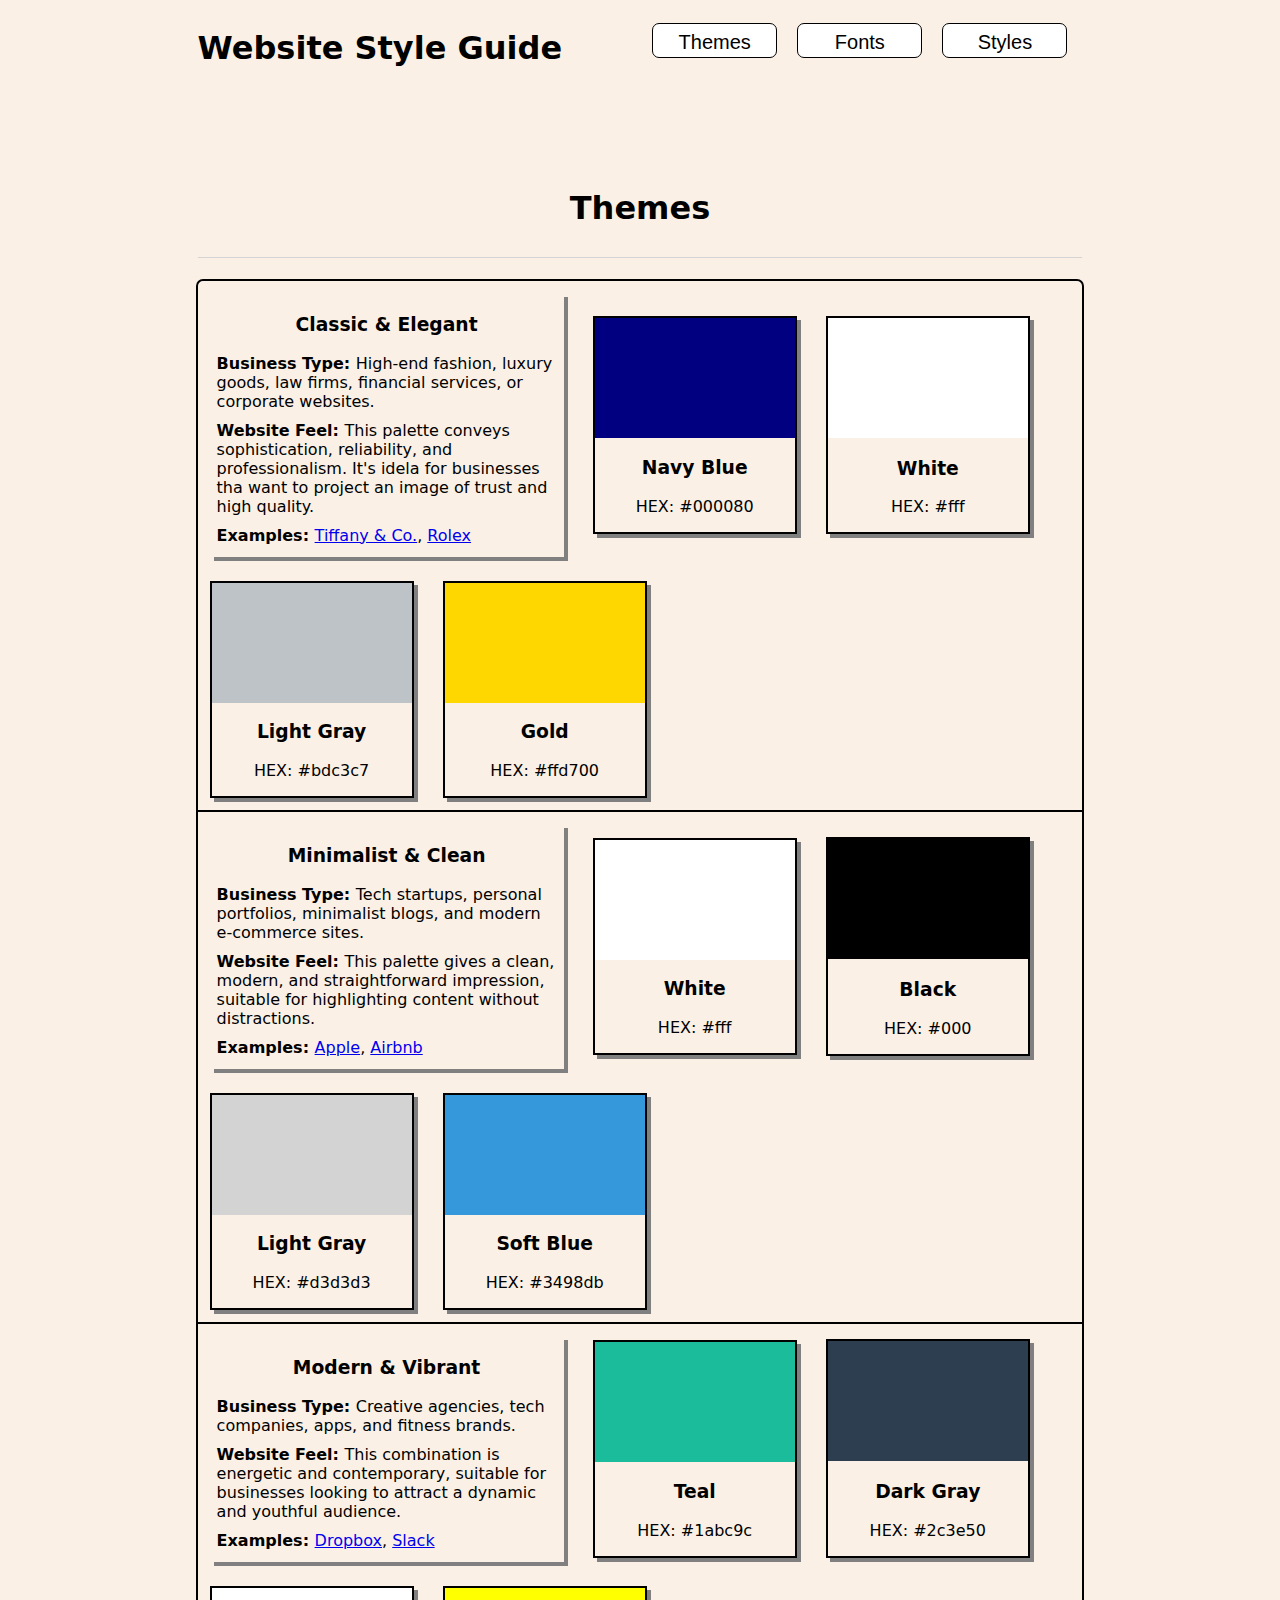
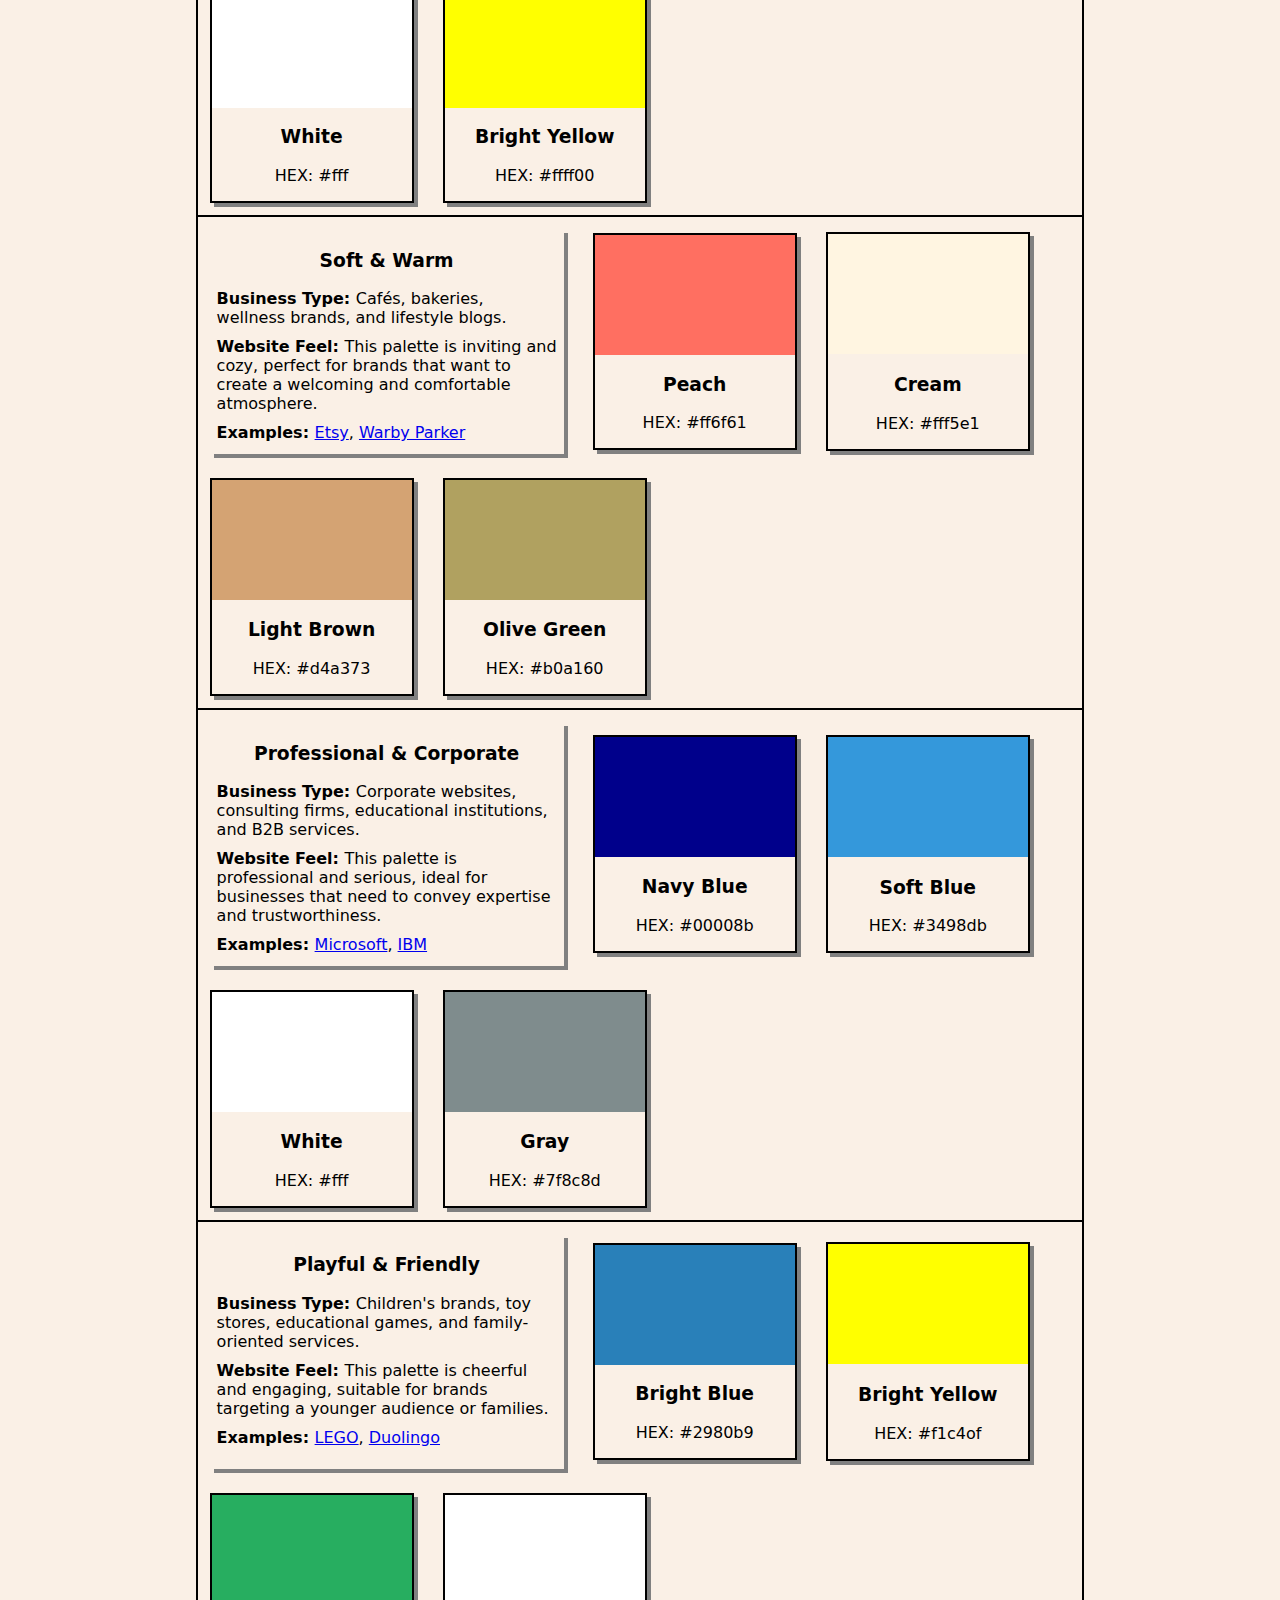
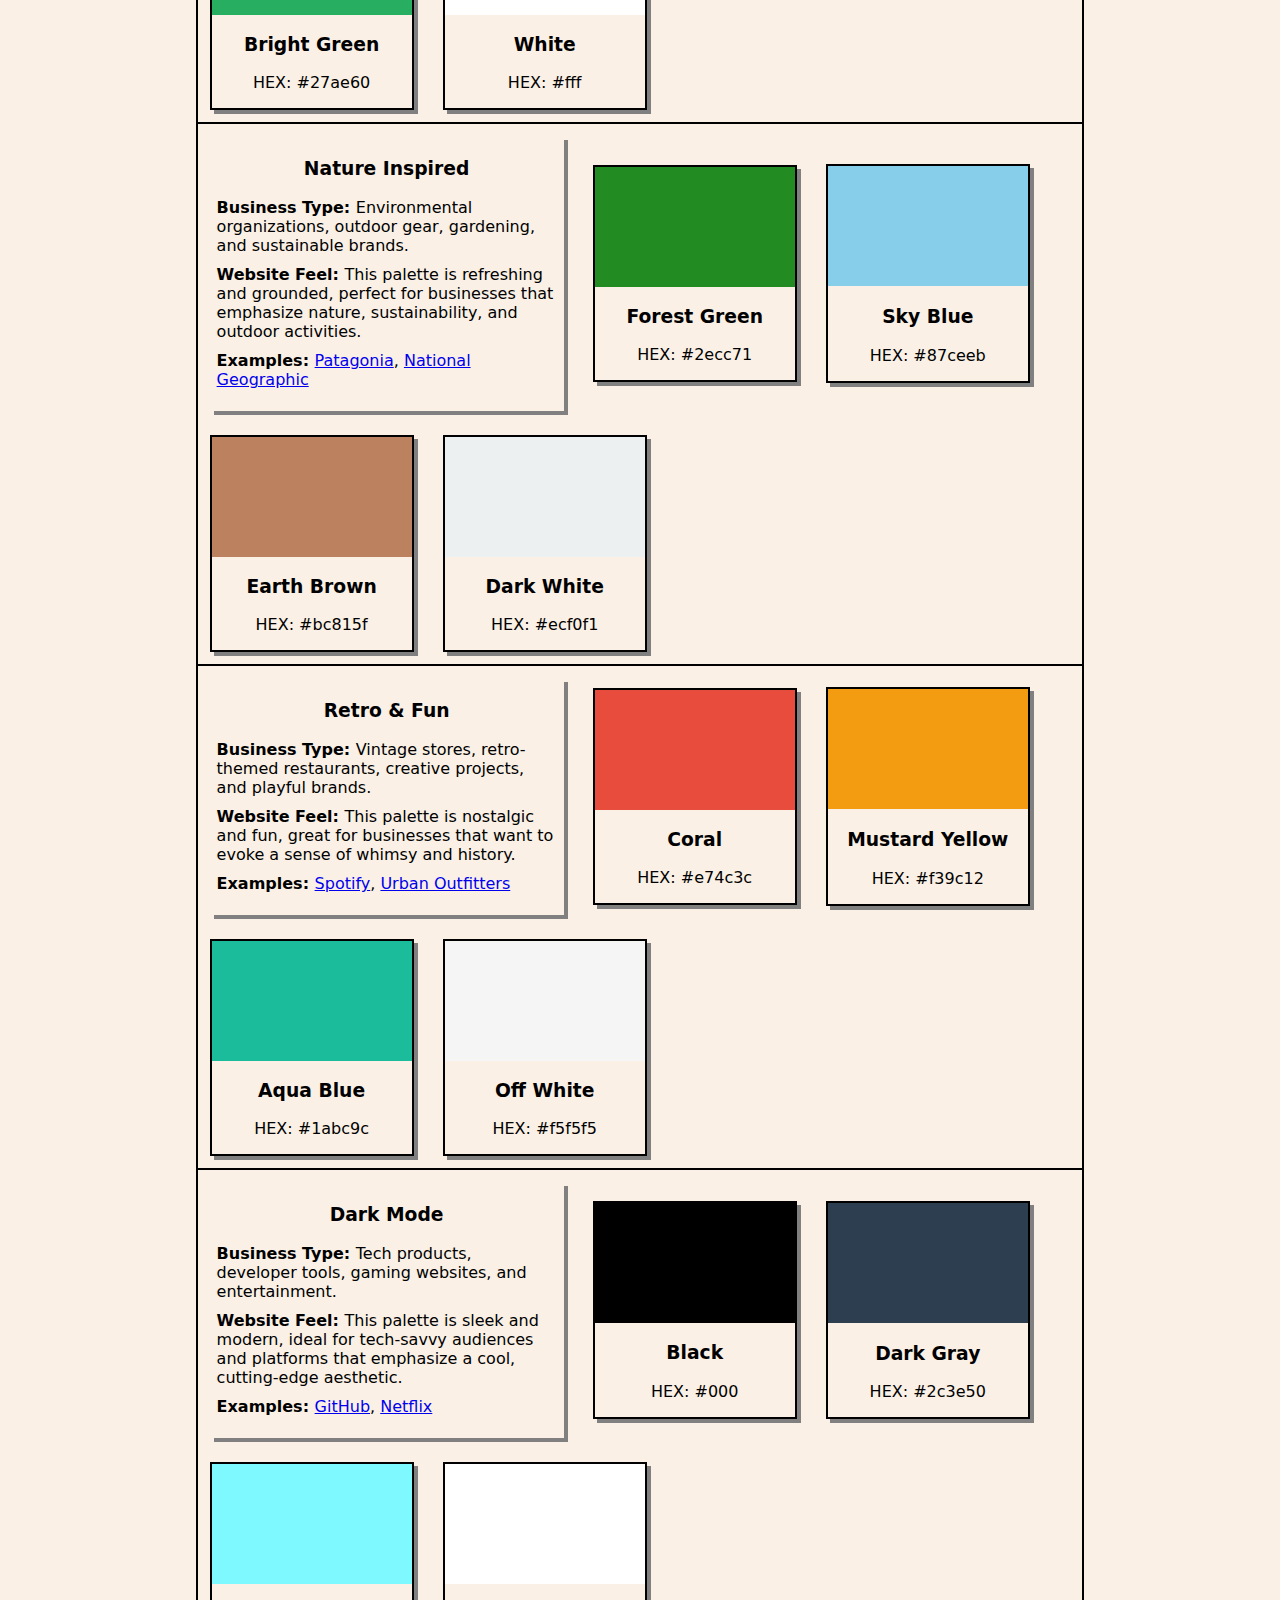
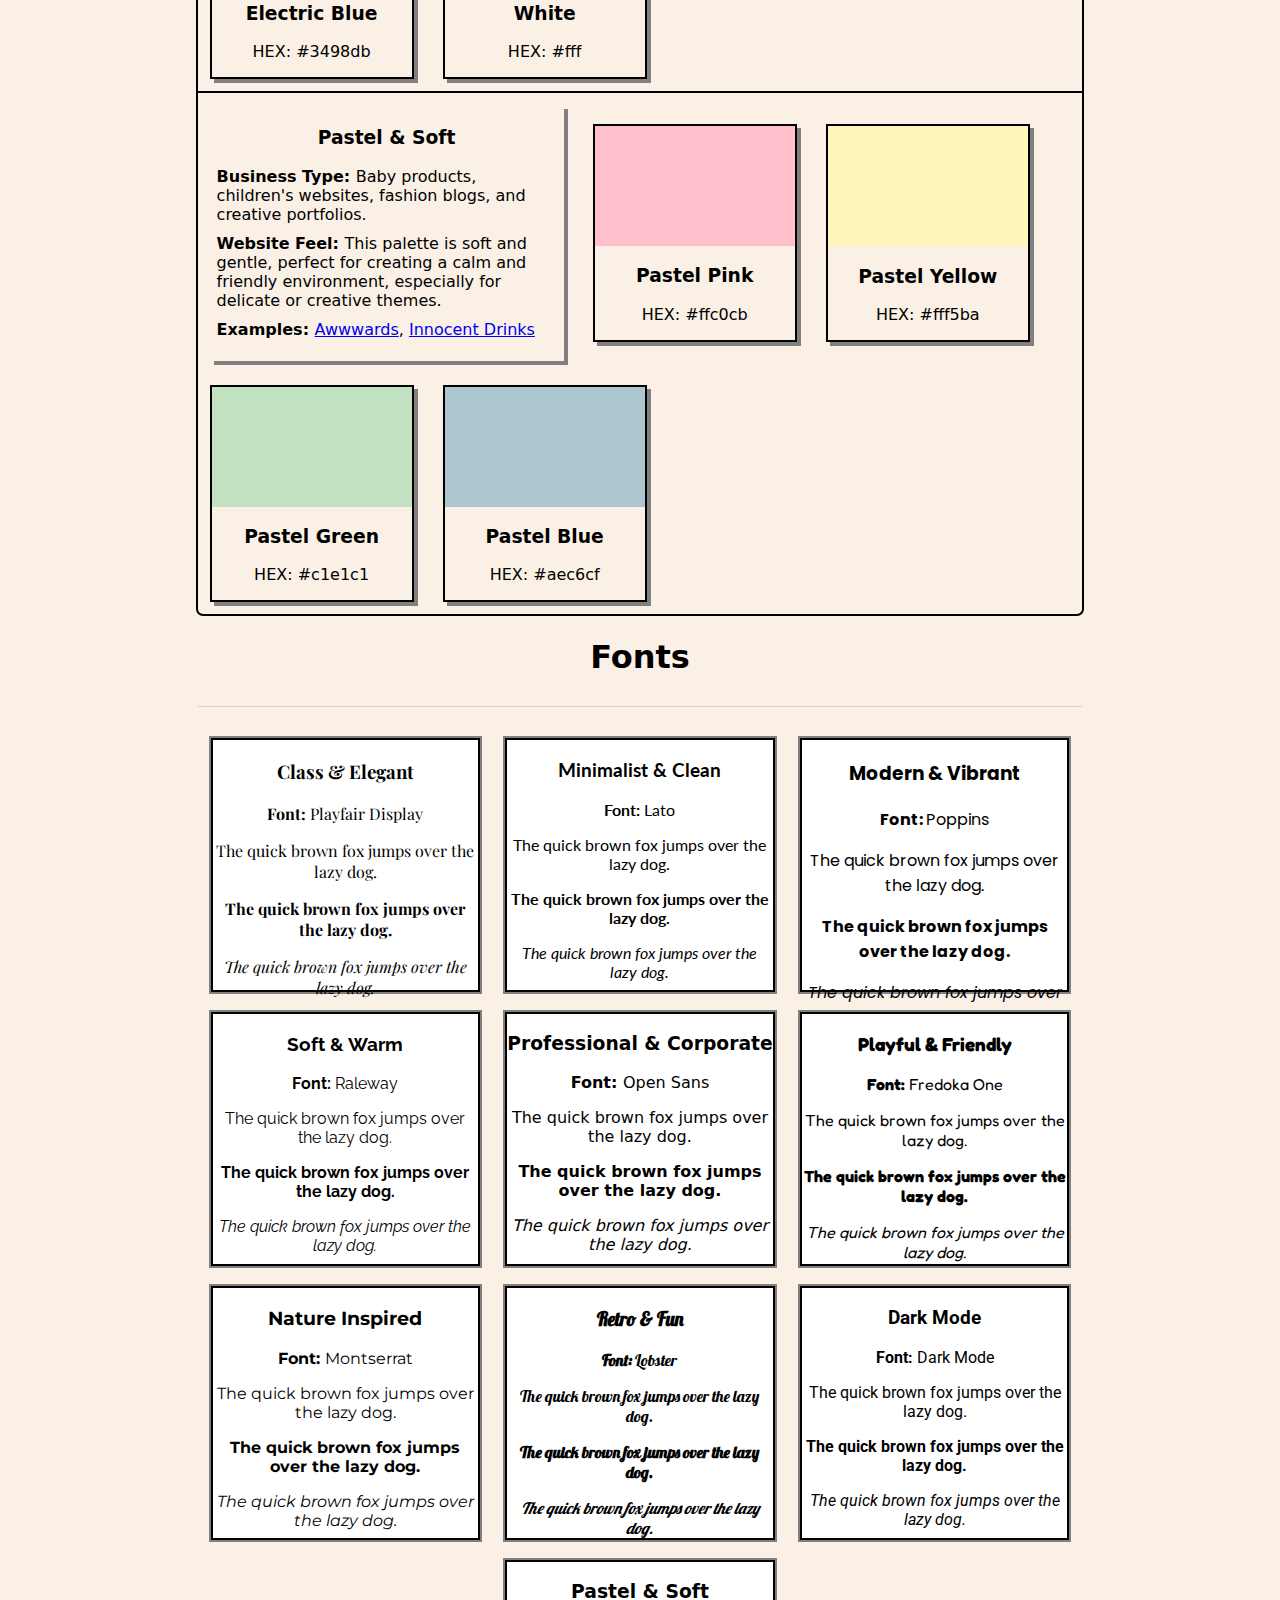
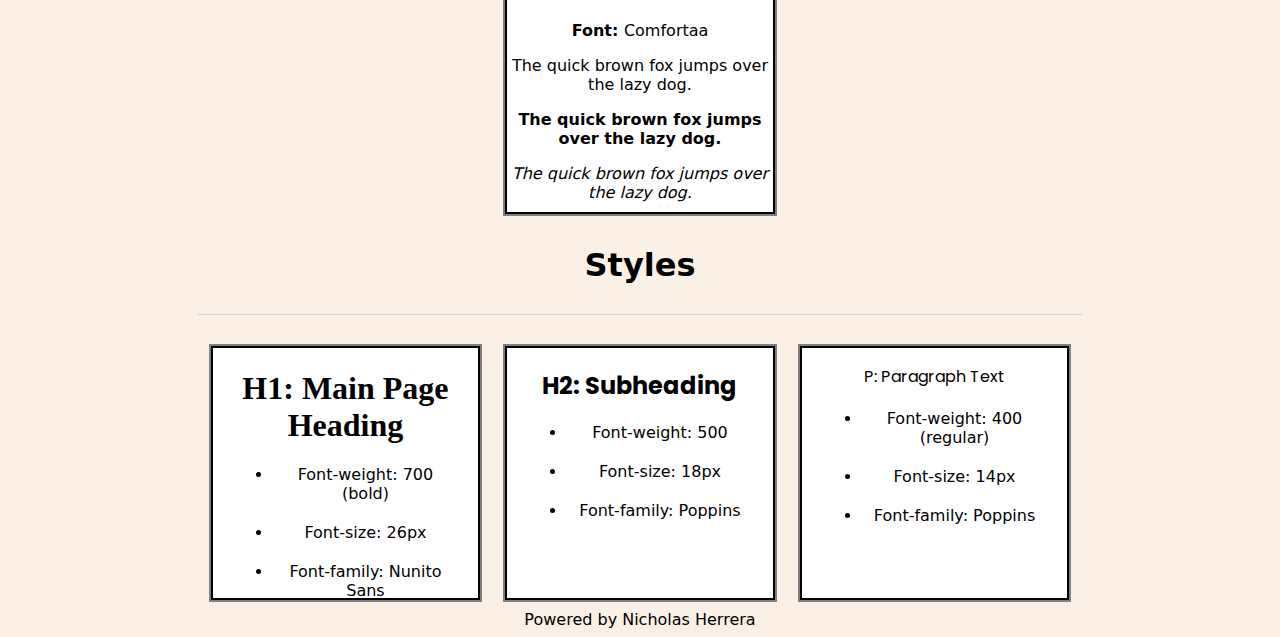
<file: buildAWebsiteDesignSystem4/index.html>
<!DOCTYPE html>
<html>
  <head>
    <title>Style Guide</title>
    <link rel="stylesheet" type="text/css" href="styles.css">
    <link href="https://fonts.googleapis.com/css2?family=Comfortaa:wght@400;700&family=Fredoka+One&family=Lato:wght@400;700&family=Lobster&family=Montserrat:wght@400;700&family=Open+Sans:wght@400;700&family=Playfair+Display:wght@400;700&family=Poppins:wght@400;700&family=Raleway:wght@400;700&family=Roboto:wght@400;700&display=swap" rel="stylesheet">

  </head>
  <body>
    <header>
      <div class="styleGuide">
        <h1>Website Style Guide</h1>
      </div>
      <div class="nav">
        <nav>
          <a href="#themes"><button class="btn">Themes</button></a>
          <a href="#fonts"><button class="btn">Fonts</button></a>
          <a href="#styles"><button class="btn">Styles</button></a>
      </nav> 
      </div>
    </header>
    <main class="hero">
    <h1 id="themes" class="header">Themes </h1>
    <div class="themeSeparater" id="topBorderEdge">
        <div id="themeCard" class="colorCard">
          <h3>Classic & Elegant</h3>
          <p><strong>Business Type: </strong>High-end fashion, luxury goods, law firms, financial services, or corporate websites.</p>
          <p><strong>Website Feel: </strong>This palette conveys sophistication, reliability, and professionalism. It's idela for businesses tha want to project an image of trust and high quality.</p>
          <p><strong>Examples: </strong><a href="https://www.tiffany.com/" title="https://www.tiffany.com/">Tiffany & Co.</a>, <a href="https://www.rolex.com/en-us" title="https://www.rolex.com/en-us">Rolex</a></p>
        </div>
        <div class="colorCard">
          <h2 id="navy" class="color"></h2>
          <h3>Navy Blue</h3>
          <p>HEX: #000080</p>          
        </div>
        <div class="colorCard">
          <h2 id="white" class="color"><h2>
          <h3>White</h3>
            <p>HEX: #fff</p>
        </div>
        <div class="colorCard">
          <h2 id="lightGray" class="color"></h2>
          <h3>Light Gray</h3>
          <p>HEX: #bdc3c7</p>
        </div>
        <div class="colorCard">
          <h2 id="gold" class="color"></h2>
          <h3>Gold</h3>
          <p>HEX: #ffd700</p>
        </div>
     </div>
     <div class="themeSeparater">
      <div id="themeCard" class="colorCard">
        <h3>Minimalist & Clean</h3>
        <p><strong>Business Type: </strong>Tech startups, personal portfolios, minimalist blogs, and modern e-commerce sites.</p>
        <p><strong>Website Feel: </strong>This palette gives a clean, modern, and straightforward impression, suitable for highlighting content without distractions.</p>
        <p><strong>Examples: </strong><a href="https://www.apple.com/" title="https://www.apple.com/">Apple</a>, <a href="https://www.airbnb.com/" title="https://www.airbnb.com/">Airbnb</a></p>
      </div>
      <div class="colorCard">
        <h2 id="white" class="color"></h2>
        <h3>White</h3>
        <p>HEX: #fff</p>          
      </div>
      <div class="colorCard">
        <h2 id="black" class="color"><h2>
        <h3>Black</h3>
          <p>HEX: #000</p>  
      </div>
      <div class="colorCard">
        <h2 id="lightGray1" class="color"></h2>
        <h3>Light Gray</h3>
        <p>HEX: #d3d3d3</p>
      </div>
      <div class="colorCard">
        <h2 id="softBlue" class="color"></h2>
        <h3>Soft Blue</h3>
        <p>HEX: #3498db</p>
      </div>
   </div>
   <div class="themeSeparater">
    <div id="themeCard" class="colorCard">
      <h3>Modern & Vibrant</h3>
      <p><strong>Business Type: </strong>Creative agencies, tech companies, apps, and fitness brands.</p>
      <p><strong>Website Feel: </strong>This combination is energetic and contemporary, suitable for businesses looking to attract a dynamic and youthful audience.</p>
      <p><strong>Examples: </strong><a href="https://www.dropbox.com/" title="https://www.dropbox.com/">Dropbox</a>, <a href="https://slack.com/" title="https://slack.com/">Slack</a></p>
    </div>
    <div class="colorCard">
      <h2 id="teal" class="color"></h2>
      <h3>Teal</h3>
      <p>HEX: #1abc9c</p>          
    </div>
    <div class="colorCard">
      <h2 id="darkGray" class="color"><h2>
      <h3>Dark Gray</h3>
        <p>HEX: #2c3e50</p>
    </div>
    <div class="colorCard">
      <h2 id="white" class="color"></h2>
      <h3>White</h3>
      <p>HEX: #fff</p>
    </div>
    <div class="colorCard">
      <h2 id="brightYellow" class="color"></h2>
      <h3>Bright Yellow</h3>
      <p>HEX: #ffff00</p>
    </div>
 </div>
 <div class="themeSeparater">
  <div id="themeCard" class="colorCard">
    <h3>Soft & Warm</h3>
    <p><strong>Business Type: </strong>Cafés, bakeries, wellness brands, and lifestyle blogs.</p>
    <p><strong>Website Feel: </strong>This palette is inviting and cozy, perfect for brands that want to create a welcoming and comfortable atmosphere.</p>
    <p><strong>Examples: </strong><a href="https://www.etsy.com/" title="https://www.etsy.com/">Etsy</a>, <a href="https://www.warbyparker.com/" title="https://www.warbyparker.com/">Warby Parker</a></p>
  </div>
  <div class="colorCard">
    <h2 id="peach" class="color"></h2>
    <h3>Peach</h3>
    <p>HEX: #ff6f61</p>          
  </div>
  <div class="colorCard">
    <h2 id="cream" class="color"><h2>
    <h3>Cream</h3>
      <p>HEX: #fff5e1</p>
  </div>
  <div class="colorCard">
    <h2 id="lightBrown" class="color"></h2>
    <h3>Light Brown</h3>
    <p>HEX: #d4a373</p>
  </div>
  <div class="colorCard">
    <h2 id="oliveGreen" class="color"></h2>
    <h3>Olive Green</h3>
    <p>HEX: #b0a160</p>
  </div>
</div>
<div class="themeSeparater">
  <div id="themeCard" class="colorCard">
    <h3>Professional & Corporate</h3>
    <p><strong>Business Type: </strong>Corporate websites, consulting firms, educational institutions, and B2B services.</p>
    <p><strong>Website Feel: </strong>This palette is professional and serious, ideal for businesses that need to convey expertise and trustworthiness.</p>
    <p><strong>Examples: </strong><a href="https://www.microsoft.com/" title="https://www.microsoft.com/">Microsoft</a>, <a href="https://www.ibm.com/" title="https://www.ibm.com/">IBM</a></p>
  </div>
  <div class="colorCard">
    <h2 id="darkBlue" class="color"></h2>
    <h3>Navy Blue</h3>
    <p>HEX: #00008b</p>          
  </div>
  <div class="colorCard">
    <h2 id="lightBlue" class="color"><h2>
    <h3>Soft Blue</h3>
      <p>HEX: #3498db</p>
  </div>
  <div class="colorCard">
    <h2 id="white" class="color"></h2>
    <h3>White</h3>
    <p>HEX: #fff</p>
  </div>
  <div class="colorCard">
    <h2 id="gray" class="color"></h2>
    <h3>Gray</h3>
    <p>HEX: #7f8c8d</p>
  </div>
</div>
<div class="themeSeparater">
  <div id="themeCard" class="colorCard">
    <!-- <h2 class="themes" class="color" ></h2> -->
    <h3>Playful & Friendly</h3>
    <p><strong>Business Type: </strong>Children's brands, toy stores, educational games, and family-oriented services.</p>
    <p><strong>Website Feel: </strong>This palette is cheerful and engaging, suitable for brands targeting a younger audience or families.</p>
    <p><strong>Examples: </strong><a href="https://www.lego.com/" title="https://www.lego.com/">LEGO</a>, <a href="https://www.duolingo.com/" title="https://www.duolingo.com/">Duolingo</a></p>
    <h2 class="themes" class="color"></h2>
  </div>
  <div class="colorCard">
    <h2 id="brightBlue" class="color"></h2>
    <h3>Bright Blue</h3>
    <p>HEX: #2980b9</p>          
  </div>
  <div class="colorCard">
    <h2 id="brightYellow" class="color"><h2>
    <h3>Bright Yellow</h3>
      <p>HEX: #f1c4of</p>
  </div>
  <div class="colorCard">
    <h2 id="brightGreen" class="color"></h2>
    <h3>Bright Green</h3>
    <p>HEX: #27ae60</p>
  </div>
  <div class="colorCard">
    <h2 id="white" class="color"></h2>
    <h3>White</h3>
    <p>HEX: #fff</p>
  </div>
</div>
<div class="themeSeparater">
  <div id="themeCard" class="colorCard">
    <h2 class="themes" class="color" ></h2>
    <h3>Nature Inspired</h3>
    <p><strong>Business Type: </strong>Environmental organizations, outdoor gear, gardening, and sustainable brands.</p>
    <p><strong>Website Feel: </strong>This palette is refreshing and grounded, perfect for businesses that emphasize nature, sustainability, and outdoor activities.</p>
    <p><strong>Examples: </strong><a href="https://www.patagonia.com/" title="https://www.patagonia.com/">Patagonia</a>, <a href="https://www.nationalgeographic.com/" title="https://www.nationalgeographic.com/">National Geographic</a></p>
    <h2 class="themes" class="color"></h2>
  </div>
  <div class="colorCard">
    <h2 id="forestGreen" class="color"></h2>
    <h3>Forest Green</h3>
    <p>HEX: #2ecc71</p>          
  </div>
  <div class="colorCard">
    <h2 id="skyBlue" class="color"><h2>
    <h3>Sky Blue</h3>
      <p>HEX: #87ceeb</p>
  </div>
  <div class="colorCard">
    <h2 id="earthBrown" class="color"></h2>
    <h3>Earth Brown</h3>
    <p>HEX: #bc815f</p>
  </div>
  <div class="colorCard">
    <h2 id="darkWhite" class="color"></h2>
    <h3>Dark White</h3>
    <p>HEX: #ecf0f1</p>
  </div>
</div>
<div class="themeSeparater">
  <div id="themeCard" class="colorCard">
    <h2 class="themes" class="color" ></h2>
    <h3>Retro & Fun</h3>
    <p><strong>Business Type: </strong>Vintage stores, retro-themed restaurants, creative projects, and playful brands.</p>
    <p><strong>Website Feel: </strong>This palette is nostalgic and fun, great for businesses that want to evoke a sense of whimsy and history.</p>
    <p><strong>Examples: </strong><a href="https://www.spotify.com/" title="https://www.spotify.com/">Spotify</a>, <a href="https://www.urbanoutfitters.com/">Urban Outfitters</a></p>
    <h2 class="themes" class="color"></h2>
  </div>
  <div class="colorCard">
    <h2 id="coral" class="color"></h2>
    <h3>Coral</h3>
    <p>HEX: #e74c3c</p>          
  </div>
  <div class="colorCard">
    <h2 id="mustardYellow" class="color"><h2>
    <h3>Mustard Yellow</h3>
      <p>HEX: #f39c12</p>
  </div>
  <div class="colorCard">
    <h2 id="aquaBlue" class="color"></h2>
    <h3>Aqua Blue</h3>
    <p>HEX: #1abc9c</p>
  </div>
  <div class="colorCard">
    <h2 id="offWhite" class="color"></h2>
    <h3>Off White</h3>
    <p>HEX: #f5f5f5</p>
  </div>
</div>
<div class="themeSeparater">
  <div id="themeCard" class="colorCard">
    <h2 class="themes" class="color" ></h2>
    <h3>Dark Mode</h3>
    <p><strong>Business Type: </strong>Tech products, developer tools, gaming websites, and entertainment.</p>
    <p><strong>Website Feel: </strong>This palette is sleek and modern, ideal for tech-savvy audiences and platforms that emphasize a cool, cutting-edge aesthetic.</p>
    <p><strong>Examples: </strong><a href="https://github.com/" title="https://github.com/">GitHub</a>, <a href="https://www.netflix.com/" title="https://www.netflix.com/">Netflix</a></p>
    <h2 class="themes" class="color"></h2>
  </div>
  <div class="colorCard">
    <h2 id="black" class="color"></h2>
    <h3>Black</h3>
    <p>HEX: #000</p>          
  </div>
  <div class="colorCard">
    <h2 id="darkGray" class="color"><h2>
    <h3>Dark Gray</h3>
      <p>HEX: #2c3e50</p>
  </div>
  <div class="colorCard">
    <h2 id="electricBlue" class="color"></h2>
    <h3>Electric Blue</h3>
    <p>HEX: #3498db</p>
  </div>
  <div class="colorCard">
    <h2 id="white" class="color"></h2>
    <h3>White</h3>
    <p>HEX: #fff</p>
  </div>
</div>
<div class="themeSeparater" id="bottomBorderEdge">
  <div id="themeCard" class="colorCard">
    <h2 class="themes" class="color" ></h2>
    <h3>Pastel & Soft</h3>
    <p><strong>Business Type: </strong>Baby products, children's websites, fashion blogs, and creative portfolios.</p>
    <p><strong>Website Feel: </strong>This palette is soft and gentle, perfect for creating a calm and friendly environment, especially for delicate or creative themes.</p>
    <p><strong>Examples: </strong><a href="https://www.awwwards.com/" title="https://www.awwwards.com/">Awwwards</a>, <a href="https://www.innocentdrinks.co.uk/" title="https://www.innocentdrinks.co.uk/">Innocent Drinks</a></p>
    <h2 class="themes" class="color"></h2>
  </div>
  <div class="colorCard">
    <h2 id="pastelPink" class="color"></h2>
    <h3>Pastel Pink</h3>
    <p>HEX: #ffc0cb</p>          
  </div>
  <div class="colorCard">
    <h2 id="pastelYellow" class="color"><h2>
    <h3>Pastel Yellow</h3>
      <p>HEX: #fff5ba</p>
  </div>
  <div class="colorCard">
    <h2 id="pastelGreen" class="color"></h2>
    <h3>Pastel Green</h3>
    <p>HEX: #c1e1c1</p>
  </div>
  <div class="colorCard">
    <h2 id="pastelBlue" class="color"></h2>
    <h3>Pastel Blue</h3>
    <p>HEX: #aec6cf</p>
  </div>
  </div>
  <h1 id="fonts" class="header">Fonts</h1>
    <section class="fonts">
      <div class="fontRow">
        <div class="fontCard" id="playfairDisplay">
          <h3>Class & Elegant</h3>
          <p><strong>Font: </strong>Playfair Display</p>
          <p>The quick brown fox jumps over the lazy dog.</p>
          <p><strong>The quick brown fox jumps over the lazy dog.</strong></p>
          <p><em>The quick brown fox jumps over the lazy dog.</em></p>
        </div>
        <div class="fontCard" id="lato">
          <h3>Minimalist & Clean</h3>
          <p><strong>Font: </strong>Lato</p>
          <p>The quick brown fox jumps over the lazy dog.</p>
          <p><strong>The quick brown fox jumps over the lazy dog.</strong></p>
          <p><em>The quick brown fox jumps over the lazy dog.</em></p>
        </div>
        <div class="fontCard" id="poppins">
          <h3>Modern & Vibrant</h3>
          <p><strong>Font: </strong>Poppins</p>
          <p>The quick brown fox jumps over the lazy dog.</p>
          <p><strong>The quick brown fox jumps over the lazy dog.</strong></p>
          <p><em>The quick brown fox jumps over the lazy dog.</em></p>
        </div>
      </div>
      <div class="fontRow">
        <div class="fontCard" id="raleway">
          <h3>Soft & Warm</h3>
          <p><strong>Font: </strong>Raleway</p>
          <p>The quick brown fox jumps over the lazy dog.</p>
          <p><strong>The quick brown fox jumps over the lazy dog.</strong></p>
          <p><em>The quick brown fox jumps over the lazy dog.</em></p>
        </div>
        <div class="fontCard" id="openSans">
          <h3>Professional & Corporate</h3>
          <p><strong>Font: </strong>Open Sans</p>
          <p>The quick brown fox jumps over the lazy dog.</p>
          <p><strong>The quick brown fox jumps over the lazy dog.</strong></p>
          <p><em>The quick brown fox jumps over the lazy dog.</em></p>
        </div>
        <div class="fontCard" id="fredokaOne">
          <h3>Playful & Friendly</h3>
          <p><strong>Font: </strong>Fredoka One</p>
          <p>The quick brown fox jumps over the lazy dog.</p>
          <p><strong>The quick brown fox jumps over the lazy dog.</strong></p>
          <p><em>The quick brown fox jumps over the lazy dog.</em></p>
        </div>
      </div>
      <div class="fontRow">
        <div class="fontCard" id="montserrat">
          <h3>Nature Inspired</h3>
          <p><strong>Font: </strong>Montserrat</p>
          <p>The quick brown fox jumps over the lazy dog.</p>
          <p><strong>The quick brown fox jumps over the lazy dog.</strong></p>
          <p><em>The quick brown fox jumps over the lazy dog.</em></p>
        </div>
        <div class="fontCard" id="lobster">
          <h3>Retro & Fun</h3>
          <p><strong>Font: </strong>Lobster</p>
          <p>The quick brown fox jumps over the lazy dog.</p>
          <p><strong>The quick brown fox jumps over the lazy dog.</strong></p>
          <p><em>The quick brown fox jumps over the lazy dog.</em></p>
        </div>
        <div class="fontCard" id="roboto">
          <h3>Dark Mode</h3>
          <p><strong>Font: </strong>Dark Mode</p>
          <p>The quick brown fox jumps over the lazy dog.</p>
          <p><strong>The quick brown fox jumps over the lazy dog.</strong></p>
          <p><em>The quick brown fox jumps over the lazy dog.</em></p>
        </div>
      </div>
      <div class="fontRow">
        <div class="fontCard">
          <h3>Pastel & Soft</h3>
          <p><strong>Font: </strong>Comfortaa</p>
          <p>The quick brown fox jumps over the lazy dog.</p>
          <p><strong>The quick brown fox jumps over the lazy dog.</strong></p>
          <p><em>The quick brown fox jumps over the lazy dog.</em></p>
        </div>
      </div>
    </section>
    <h1 class="header" id="styles">Styles</h1>
    <section class="styles">
      <div class="fontRow">
        <div class="fontCard">
          <h1 id="styleH1">H1: Main Page Heading</h1>
          <ul class="styleList">
            <li>Font-weight: 700 (bold)</li>
            <li>Font-size: 26px</li>
            <li>Font-family: Nunito Sans</li>
          </ul>
        </div>
        <div class="fontCard">
          <h2 id="styleH2">H2: Subheading</h2>
          <ul class="styleList">
            <li>Font-weight: 500</li>
            <li>Font-size: 18px</li>
            <li>Font-family: Poppins </li>
        </div>
        <div class="fontCard">
          <p id="styleP">P: Paragraph Text</p>
          <ul class="styleList">
            <li>Font-weight: 400 (regular)</li>
            <li>Font-size: 14px</li>
            <li>Font-family: Poppins </li>
        </div>
      </div>
    </section>
  </main>
</body>
  <footer>Powered by Nicholas Herrera</footer>
</html>
</file>
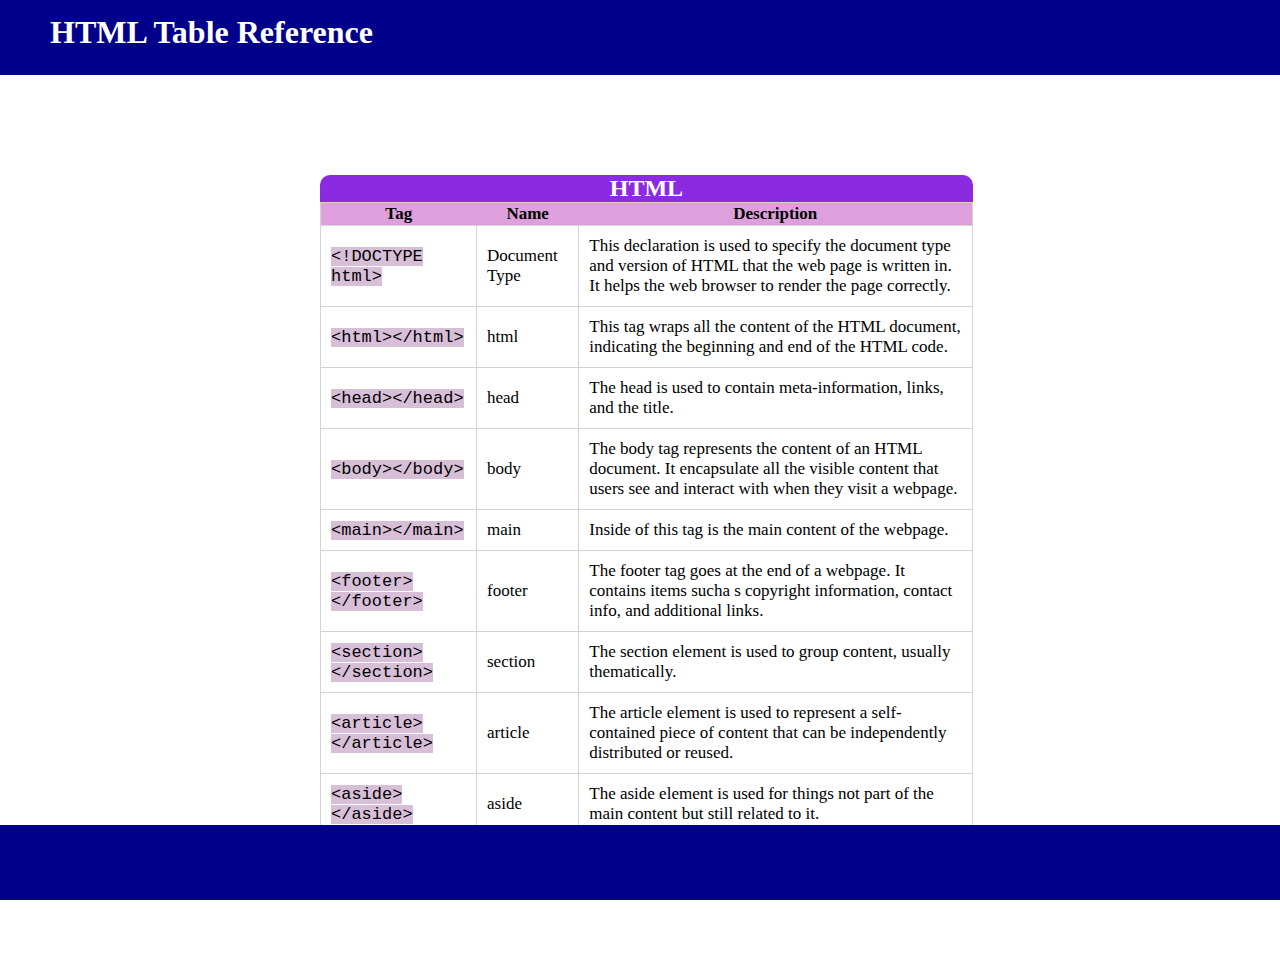
<file: buildYourOwnCheatSheet3/index.html>
<!DOCTYPE html>
<html>
  <head>
    <title>HTML & CSS Cheat Sheet</title>
    <link rel="stylesheet" href="styles.css">
  </head>
  <body>

    <div class="topBorder">
      <h1>HTML Table Reference</h1>
    </div>
    <div class="HTMLtable">
      <table>
      <thead>
        <!-- <caption>HTML</caption> -->
        <h2>HTML</h2>
        <tr class="columnTitles">
          <th class="widenColumn">Tag</th>
          <th>Name</th>
          <th>Description</th>
        </tr>
      </thead>
      <tbody>
        <tr>
          <td class="widenColumn"><span class="textBackground">&lt!DOCTYPE html&gt</span></td>
          <td>Document Type</td>
          <td>This declaration is used to specify the document type and version of HTML that the web page is written in. It helps the web browser to render the page correctly.</td>
        </tr>
        <tr>
          <td><span class="textBackground">&lthtml&gt&lt/html&gt</span></td>
          <td>html</td>
          <td>This tag wraps all the content of the HTML document, indicating the beginning and end of the HTML code.</td>
        </tr>
        <tr>
          <td><span class="textBackground">&lthead&gt&lt/head&gt</span></td>
          <td>head</td>
          <td>The head is used to contain meta-information, links, and the title.</td>
        </tr>
        <tr>
          <td><span class="textBackground">&ltbody&gt&lt/body&gt</span></td>
          <td>body</td>
          <td>The body tag represents the content of an HTML document. It encapsulate all the visible content that users see and interact with when they visit a webpage.</td>
        </tr>
        <tr>
          <td><span class="textBackground">&ltmain&gt&lt/main&gt</span></td>
          <td>main</td>
          <td>Inside of this tag is the main content of the webpage.</td>
        </tr>
        <tr>
          <td><span class="textBackground">&ltfooter&gt&lt/footer&gt</span></td>
          <td>footer</td>
          <td>The footer tag goes at the end of a webpage. It contains items sucha s copyright information, contact info, and additional links.</td>
        </tr>
        <tr>
          <td><span class="textBackground">&ltsection&gt&lt/section&gt</span></td>
          <td>section</td>
          <td>The section element is used to group content, usually thematically. </td>
        </tr>
        <tr>
          <td><span class="textBackground">&ltarticle&gt&lt/article&gt</span></td>
          <td>article</td>
          <td>The article element is used to represent a self-contained piece of content that can be independently distributed or reused.</td>
        </tr>
        <tr>
          <td><span class="textBackground">&ltaside&gt&lt/aside&gt</span></td>
          <td>aside</td>
          <td>The aside element is used for things not part of the main content but still related to it.</td>
        </tr>
      </tbody>
    </table>
    <div class="tableFooter"></div>
    </div>
    
  </body>
  <div class="bottomBorder">
    <footer>
    </footer></div>
</html>
</file>
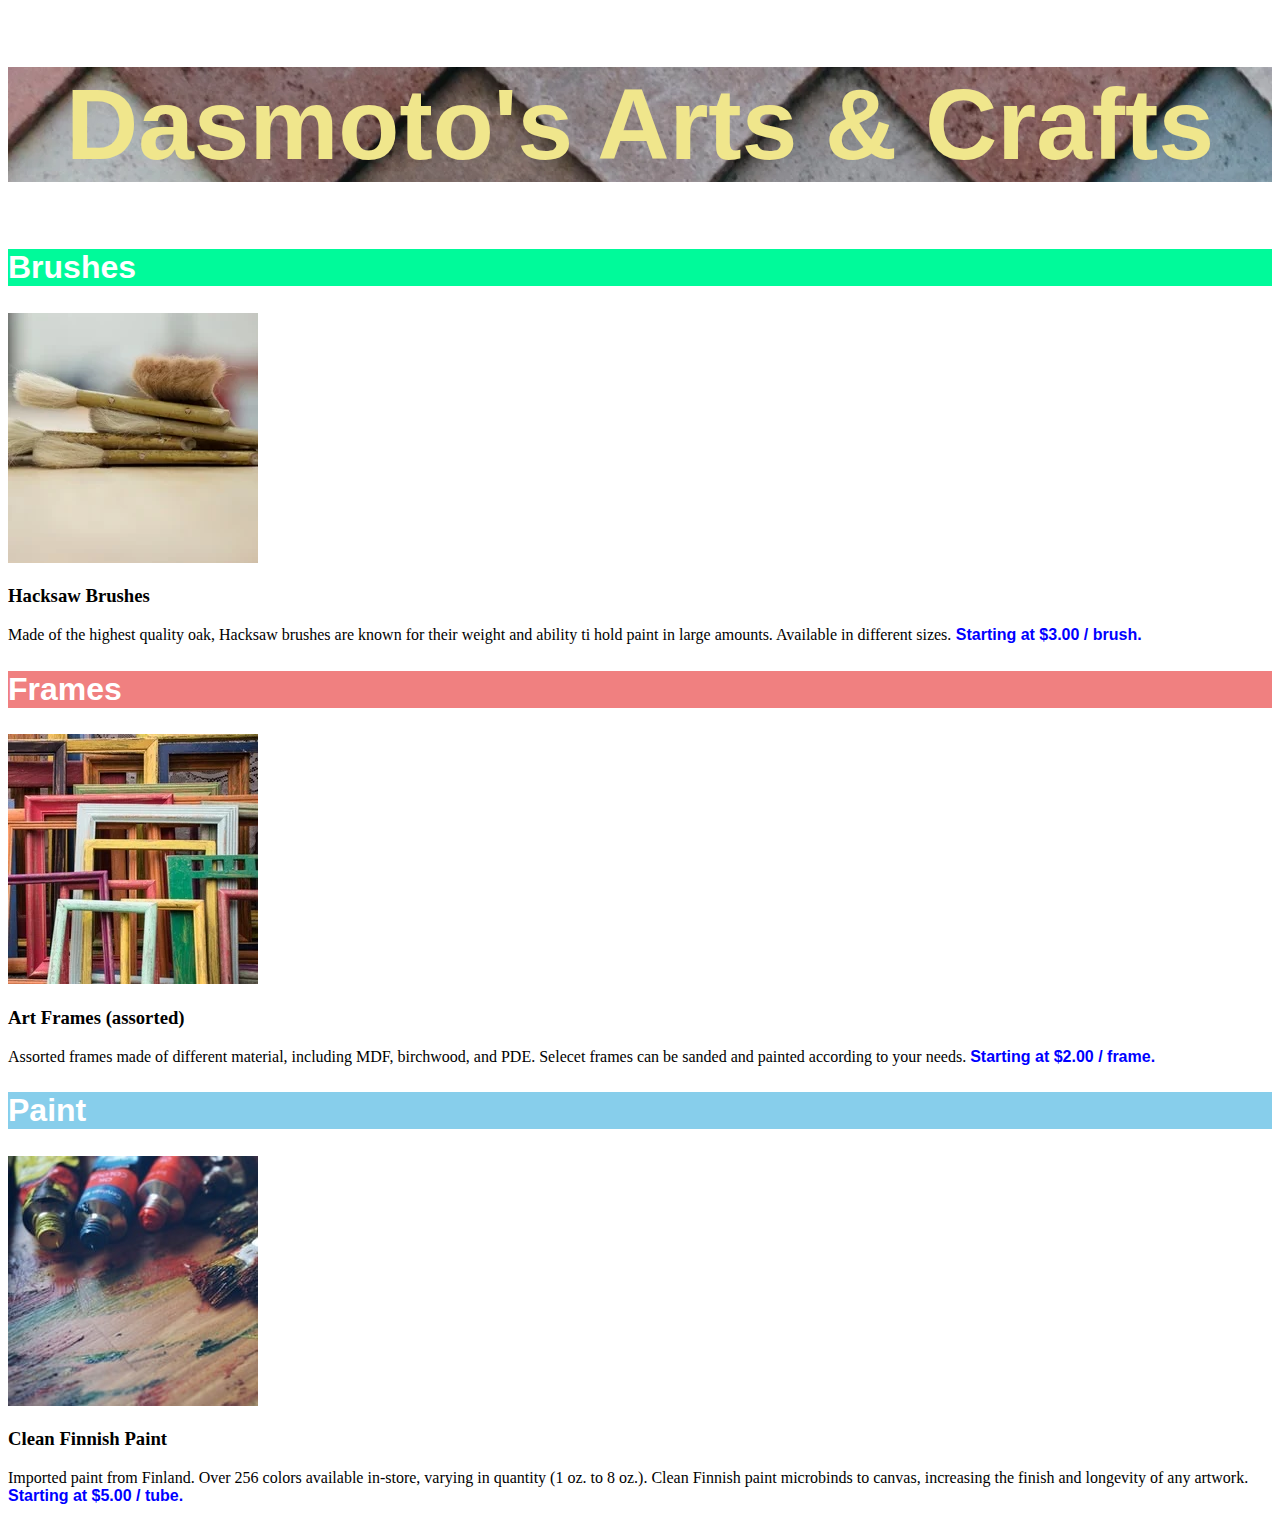
<file: dasmotoArtsAndCrafts2/index.html>
<!DOCTYPE html>
<html>
  <head>
    <link href="styles.css" rel="stylesheet">
    <title>Dasmoto's Arts and Crafts</title>
  </head>
  <body>

    <h1>Dasmoto's Arts & Crafts</h1>
    <h2 id="brushes">Brushes</h2>
    <img src="photos/hacksaw.webp">
    <h3>Hacksaw Brushes</h3>
    <p>Made of the highest quality oak, Hacksaw brushes are known for their weight and ability ti hold paint in large amounts. Available in different sizes.<a> Starting at $3.00 / brush.</a></p>

    <h2 id="frames">Frames</h3>
    <img src="photos/frames.webp">
    <h3>Art Frames (assorted)</h3>
    <p>Assorted frames made of different material, including MDF, birchwood, and PDE. Selecet frames can be sanded and painted according to your needs. <a> Starting at $2.00 / frame.</a></p>

    <h2 id="paint">Paint</h2>
    <img src="photos/finnish.jpeg">
    <h3>Clean Finnish Paint</h3>
    <p>Imported paint from Finland. Over 256 colors available in-store, varying in quantity (1 oz. to 8 oz.). Clean Finnish paint microbinds to canvas, increasing the finish and longevity of any artwork. <a>Starting at $5.00 / tube.</a></p>
    
  </body>
</html>
</file>
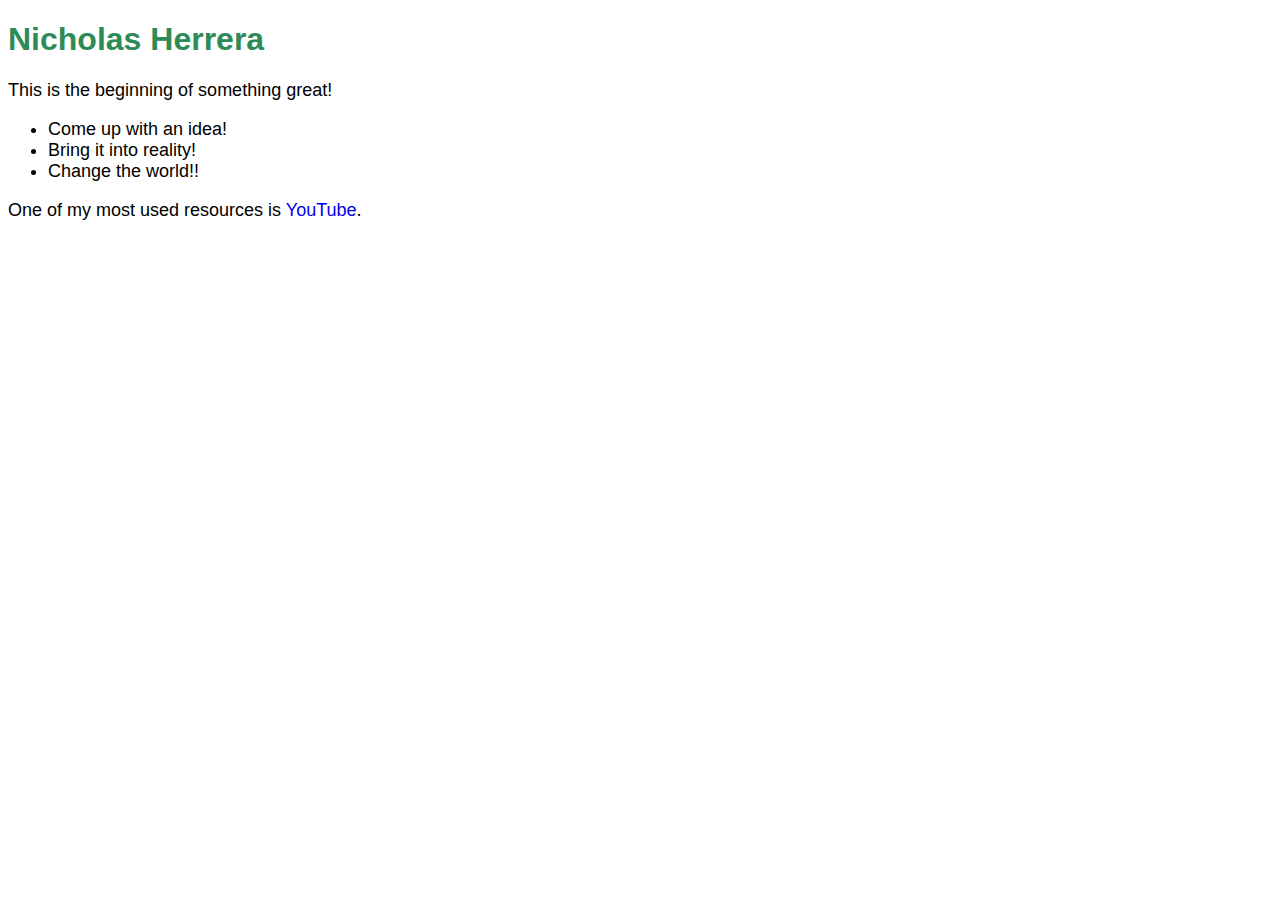
<file: DevProject1/index.html>
<!DOCTYPE html>
<html>
  <head>
    <link href="resources/css/index.css" type="text/css" rel="stylesheet">
    <title>First Dev Project in Fullstack Engineering Path</title>
  </head>
  <body>
    <h1>Nicholas Herrera</h1>
    <p>This is the beginning of something great!</p>
    <ul>
      <li>Come up with an idea!</li>
      <li>Bring it into reality!</li>
      <li>Change the world!!</li>
    </ul>
    <p>One of my most used resources is <a href="https://youtube.com" target="_blank">YouTube</a>.</p>
  </body>
</html>
</file>
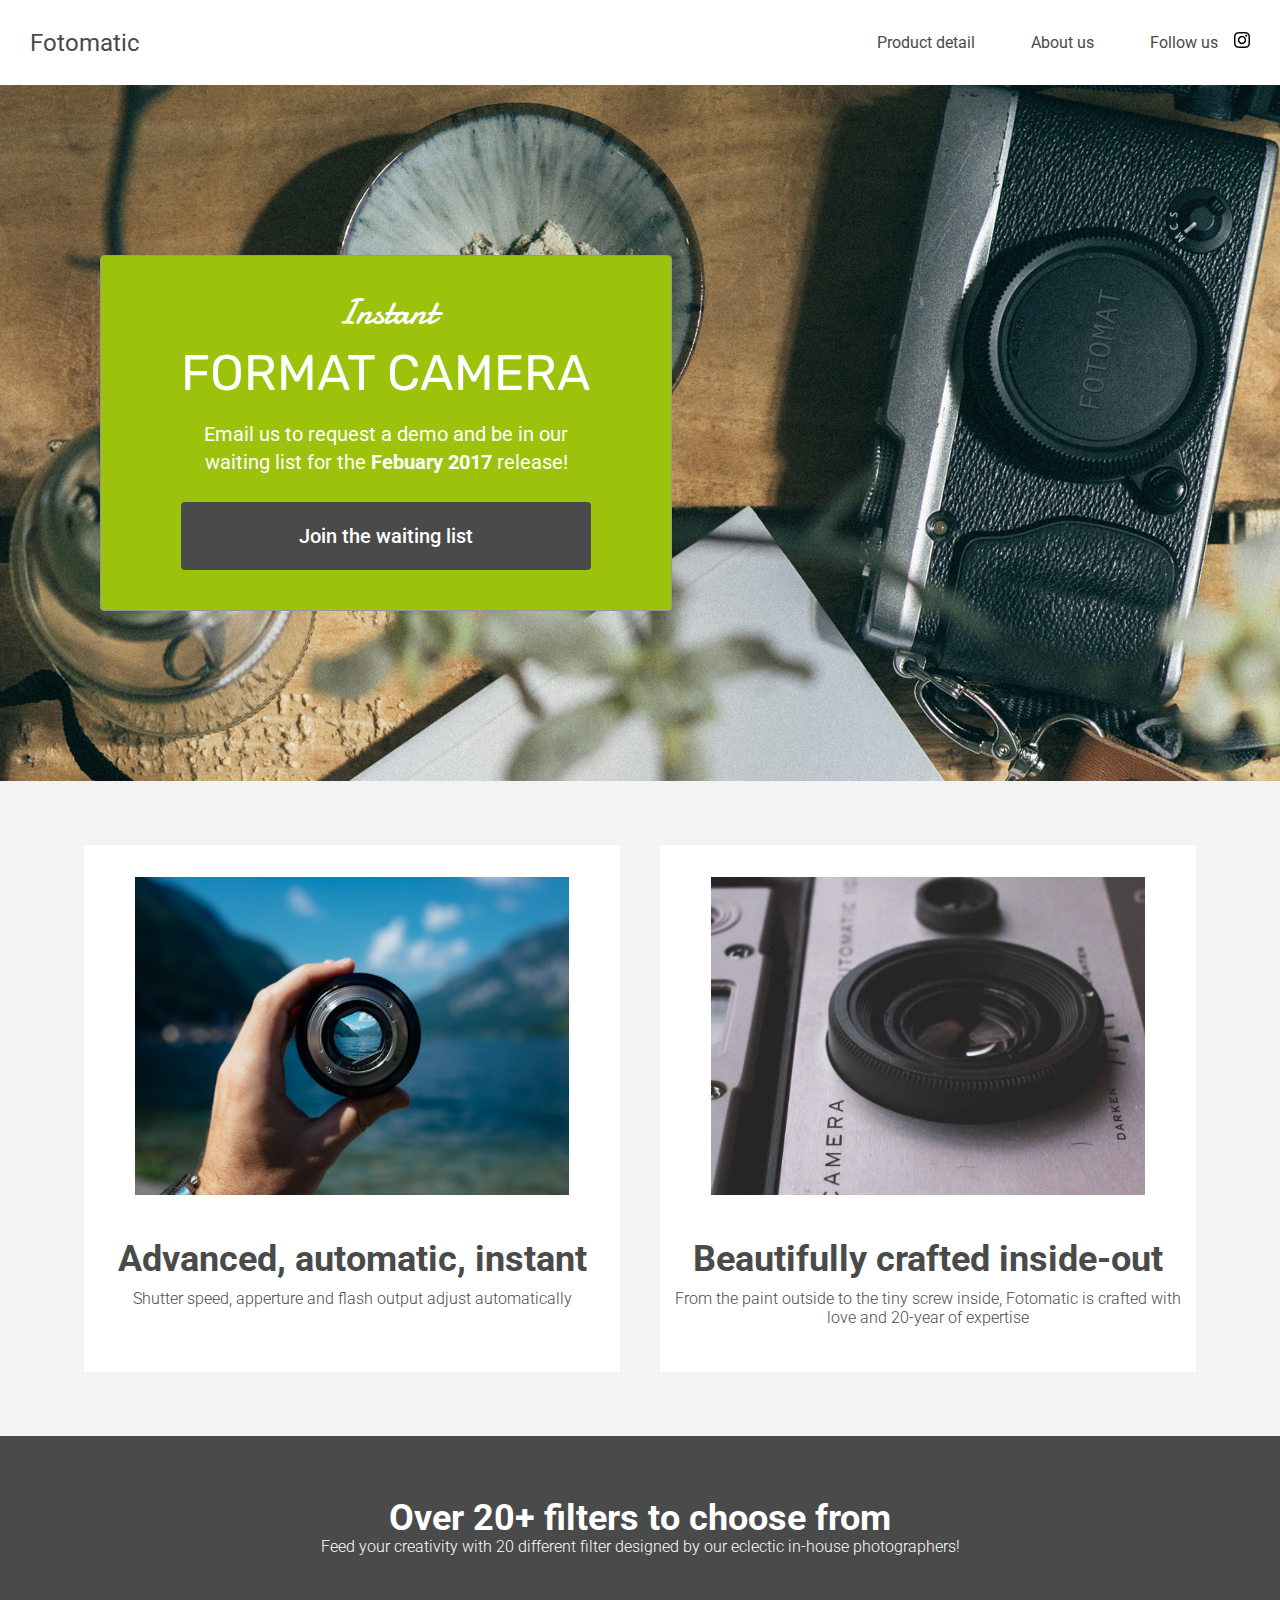
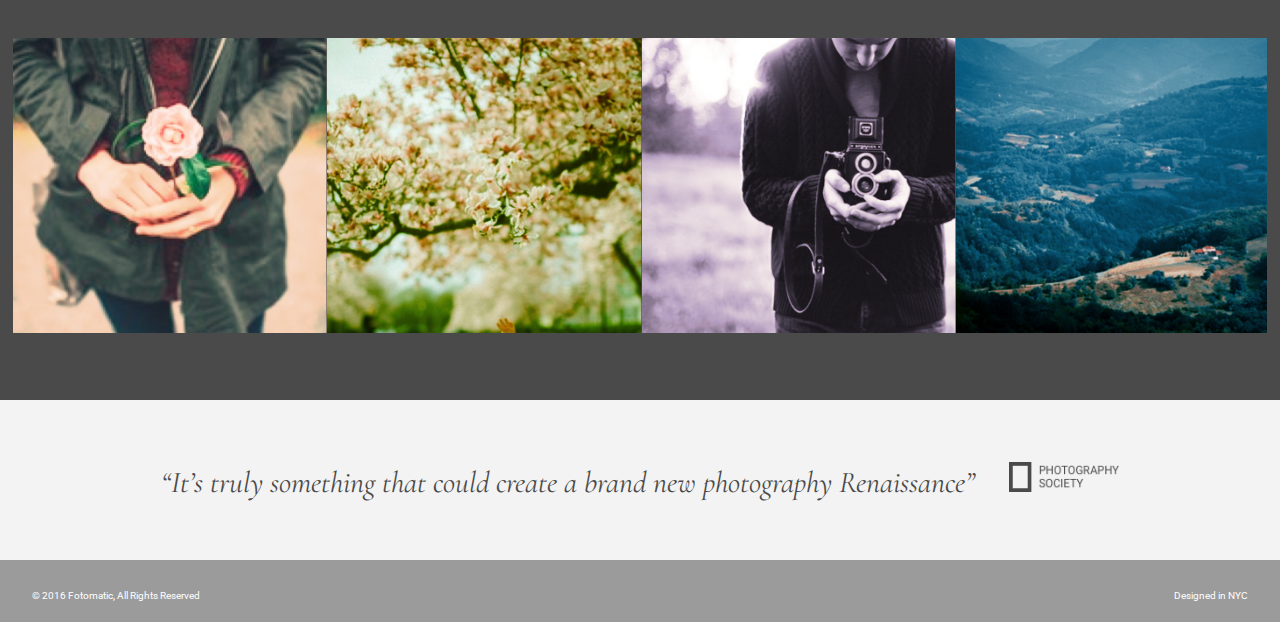
<file: fotomaticPhotography6/index.html>
<!DOCTYPE html>
<html>
<head>
  <link href="https://fonts.googleapis.com/css?family=Damion" rel="stylesheet">
  <!-- <link href="https://fonts.googleapis.com/css?family=Rubik" rel="stylesheet"> -->
  <link href="https://fonts.googleapis.com/css?family=Roboto:300,400,600,700" rel="stylesheet">
  <link rel="preconnect" href="https://fonts.googleapis.com">
  <link rel="preconnect" href="https://fonts.gstatic.com" crossorigin>
  <link href="https://fonts.googleapis.com/css2?family=Cormorant+Garamond:ital,wght@0,300;0,400;0,500;0,600;0,700;1,300;1,400;1,500;1,600;1,700&family=Roboto+Mono:ital,wght@0,100..700;1,100..700&family=Roboto:ital,wght@0,100;0,300;0,400;0,500;0,700;0,900;1,100;1,300;1,400;1,500;1,700;1,900&family=Rubik:ital,wght@0,300..900;1,300..900&display=swap" rel="stylesheet">
  <link rel="stylesheet" type="text/css" href="style.css">
  <link rel="stylesheet" type="text/css" href="reset.css">

  <meta charset="UTF-8" name="viewport" content="width=device-width, initial-scale=1">
</head>
<body>
  <!-- Header -->
  <header>
    <div class="content">
      <a href="index.html" class="desktop logo">Fotomatic</a>
      <nav class="desktop">
        <ul>
          <li><a href="#">Product detail</a></li>
          <li><a href="#">About us</a></li>
          <li><a href="https://www.instagram.com/">Follow us <img class="icon" src="instagram.png"></a></li>
        </ul>
      </nav>
      <nav class="mobile">
        <ul>
          <li><a href="#"><img src="ic-logo.svg"></a></li>
          <li><a href="#"><img src="ic-product-detail.svg"></a></li>
          <li><a href="#"><img src="ic-about-us.svg"></a></li>
          <li><a href="#" class="button">Join us</a></li>
        </ul>
      </nav>
    </div>
  </header>

  <!-- Main Content -->
  <div class="main-content">

    <!-- Sign Up Section -->
    <div id="sign-up-section" class="banner">
      <div id="sign-up-cta">
        <div class="content center">
          <div class="header">
            <h2 class="cursive">Instant</h2>
            <h1 class="striking">FORMAT CAMERA</h1>
          </div>
          <div class="email">
            <span id="span">
              Email us to request a demo and be in our waiting list for the <strong>Febuary 2017</strong> release!
            </span>
            <div class="button">Join the waiting list</div>
          </div>
        </div>
      </div>
    </div>

    <!-- Features Section -->
    <div id="features-section">
      <div class="feature">
        <div class="center">
          <div class="image-container">
            <img src="feature-1.png" />
          </div>
          <div class="content">
            <h2>Advanced, automatic, instant</h2>
            <h3>Shutter speed, apperture and flash output adjust automatically</h3>
          </div>
        </div>
      </div>
      <div class="feature">
        <div class="center">
          <div class="image-container">
            <img src="feature-2.png" />
          </div>
          <div class="content">
            <h2>Beautifully crafted inside-out</h2>
            <h3>From the paint outside to the tiny screw inside, Fotomatic is crafted with love and 20-year of expertise</h3>
          </div>
        </div>
      </div>
    </div>

    <!-- Filters Section -->
    <div id="filters-section">
      <div class="content center">
        <h2>Over 20+ filters to choose from</h2>
        <h3>Feed your creativity with 20 different filter designed by our eclectic in-house photographers!</h3>
      </div>
      <div class="images-container">
        <div class="image-container">
          <img src="filter-1.png" />
        </div>
        <div class="image-container">
          <img src="filter-2.png" />
        </div>
        <div class="image-container">
          <img src="filter-3.png" />
        </div>
        <div class="image-container extra">
          <img src="filter-4.png" />
        </div>
      </div>
    </div>

    <!-- Quotes Section -->
    <div id="quotes-section">
      <div class="content center">
        <span class="quote">“It’s truly something that could create a brand new photography Renaissance”</span>
        <img class="quote-citation" src="photography-logo.png" />
      </div>
    </div>

    <!-- Footer -->
    <footer>
      <div class="content">
        <span class="copyright">© 2016  Fotomatic, All Rights Reserved</span>
        <span class="location">Designed in NYC</span>
      </div>
    </footer>

  </div>
</body>
</html>
</file>
<file: buildAWebsiteDesignSystem4/styles.css>
.styleGuide {
  margin-left: 15%;
}

.btn {
  border: 1px solid;
  border-radius: 7px;
  width: 125px;
  height: 35px;
  line-height: 35px;
  display: inline-block;
  margin-right: 15px;
  text-align: center;
  background-color: #fff;
  font-size: 20px;
  margin-top: 15px;
}


.hero {
  margin-top: 100px;
}

.btn:hover {
  background-color: lightgray;
  cursor: pointer;
}

.btn:active {
  margin-top: 5px;
}

header div {
  display: inline-block;
} 

.nav {
  float: right;
  margin-right: 15%;
}

body {
  font-family: system-ui;
  background: linen;
  color: black;
}

.color {
  height: 120px;
  width: 100%;
  background-color: navy;
  margin: auto;
  text-align: center;
}

.themeSeparater {
  border: 2px solid;
  width: 70%;
  margin: auto;
  border-top: none;
  height: auto;
}

.themeSeparater div {
  display: inline-block;
  margin: 12px;
  text-align: center;
  vertical-align: middle;
}

.colorCard {
  box-shadow: 4px 4px gray; 
  border: 2px solid;
  border-color: black;
  width: 200px;
  transition: box-shadow 0.3s ease, background-color 1s ease-out;
}

.colorCard:hover {
  border-color: #000;
  position: relative;
  box-shadow: 0 0 0 3px black;
} 

.colorCard:active {
  top: 10px;
  background-color: gray;
  transition: background-color 0.1s ease-in;
}

#themeCard {
  width: 350px;
  background-color: linen;
  border-color: linen;
}

#themeCard:hover {
  top: 0;
  border: 2px solid;
}

.header {
  border-bottom: 1px solid;
  width: 70%;
  margin-left: 15%;
  text-align: center;
  border-color: lightgray;
  padding-bottom: 30px;
}

 /* Classic and elegant */
#navy {
  background-color: #000080;
}

#darkWhite {
  background-color: #ecf0f1;
}

#lightGray {
  background-color: #bdc3c7;
}

#gold {
  background-color: #ffd700;
}

/* Minimalist & Clean */

#white {
  background-color: #fff;
}

#black {
  background-color: #000;
}

#lightGray1 {
  background-color: #d3d3d3;
}

#softBlue {
  background-color: #3498db;
}

/* Modern & Vibrant */

#teal {
  background-color:  #1abc9c;
}

#darkGray {
  background-color: #2c3e50;
}

/* #darkWhite */

#brightYellow {
  background-color: #ffff00;;
}

/* Soft & Warm */

#peach {
  background-color: #ff6f61;
}

#cream {
  background-color: #fff5e1;
}

#lightBrown {
  background-color: #d4a373;
}

#oliveGreen {
  background-color: #b0a160;
}

/* Professional & Corporate */

#darkBlue {
  background-color: #00008b;
}

#lightBlue {
  background-color: #3498db;
}

/* #darkWhite */

#gray {
  background-color: #7f8c8d;
}

/* Playful & Friendly */

#brightBlue {
  background-color: #2980b9;
}

/* #brightYellow */

#brightGreen {
  background-color: #27ae60;
}

/* #white */

/* Nature Inspired */

#forestGreen {
  background-color: #228b22;
}

#skyBlue {
  background-color: #87ceeb;
}

#earthBrown {
  background-color: #BC815F;
}

/* #darkWhite */

/* Retro & Fun */

#coral {
  background-color: #e74c3c;
}

#mustardYellow {
  background-color: #f39c12;
}

#aquaBlue {
  background-color: #1abc9c;
}

#offWhite {
  background-color: #f5f5f5;
}

/* Dark Mode  */
 
/* #black */

/* #darkGray */

#electricBlue {
  background-color: #7df9ff;
}

/* #white */

/* Pastel & Soft */

#pastelPink {
  background-color: #ffc0cb;
}

#pastelYellow {
  background-color: #fff5ba;
}

#pastelGreen {
  background-color: #c1e1c1;
}

#pastelBlue {
  background-color: #aec6cf;
}

#topBorderEdge {
  border-top-left-radius: 7px;
  border-top-right-radius: 7px;
  border-top: 2px solid;
}

#bottomBorderEdge {
  border-bottom-left-radius: 7px;
  border-bottom-right-radius: 7px;
}

footer {
  text-align: center;
}

#themeCard p {
  text-align: left;
  margin: 10px 5px;
}

a:hover {
  color: blue;
}

.fontCard {
  background-color: #fff;
  height: 250px;
  width: 30%;
  margin: 10px;
  display: inline-block;
  border: 2px solid black;
  box-shadow: 0 0 0 2px gray;
  vertical-align: middle;
}

.fontRow {
  margin-left: 15%;
  width: 70%;
  text-align: center;
}

/* Fonts */

#playfairDisplay {
  font-family: "Playfair Display";
}

#lato {
  font-family: "Lato";
}

#poppins {
  font-family: "Poppins";
}

#raleway {
  font-family: "Raleway";
}

#fredokaOne {
  font-family: "Fredoka One";
}

#montserrat {
  font-family: "Montserrat";
}

#lobster {
  font-family: "Lobster";
}

#roboto {
  font-family: "Roboto";
}

#comfortaa {
  font-family: "Comfortaa";
}

#styleH1 {
  font-family: "Nunito Sans";
}

#styleH2 {
  font-family: "Poppins";
}

#styleP {
  font-family: "Poppins";
}

.styleList li {
  margin: 20px;
}
</file>
<file: buildYourOwnCheatSheet3/styles.css>
* {
  margin: 0;
}

body {
  flex-direction: column;
  background-size: cover;
  background-repeat: no-repeat;
  background-position: center;
  background-image: url("https://wallpaperaccess.com/full/4142240.jpg");
}

.topBorder{
  background-color: rgb(0,0,139);
  width: 100%;
  height: 75px;
}

.bottomBorder{
width:100%;
height: 75px;
background-color: rgb(0,0,139);
position: fixed;
bottom: 0;
}

.HTMLtable {
  width: 60%;
  padding-top: 100px;
  padding-bottom: 100px;
  padding-left: 25%;
}

.columnTitles {
  background-color: plum;
  margin: 0;
  border: 1px solid;
  border-color: lightgray;
}

table {
  width: 85%;
  border-collapse: collapse;
  background-color: white;
}

td {
  border: 1px solid;
  padding: 10px;
  margin: 0;
  border-color: lightgray;
}

tr{
  font-size: 17px;
}
h1{
  color: white;
  line-height: 2;
  text-align: justify;
  padding-left: 50px;
}

h2 {
  border-top-left-radius: 10px;
  border-top-right-radius: 10px;
  background-color: blueviolet;
  width: 85%;
  text-align: center;
  margin: 0;
  color: white;
}

.tableFooter {
  margin-top: 0;
  margin-bottom: 30px;
  background-color: blueviolet;
  height: 10px;
  width: 85%;
  border-bottom-left-radius: 10px;
  border-bottom-right-radius: 10px;
}

.widenColumn {
  width: 135px;
}

.textBackground{
  background-color: thistle;
  font-family: "Lucida Console", Courier, monospace;
  font-size: 1.25;
}
</file>
<file: dasmotoArtsAndCrafts2/styles.css>
h1 {
  font-size: 100px;
  font-family: Helvetica;
  font-weight: bold;
  text-align: center;
  background-image: url("photos/pattern.webp");
  color:khaki;
}

h2 {
  font-family: Helvetica;
  font-size: 32px;
  font-weight: bold;
  color: white;
}

#brushes {
  background-color: mediumspringgreen;
}

#frames {
  background-color: lightcoral;
}

#paint {
  background-color: skyblue;
}

a {
  font-family: Helvetica;
  font-weight: bold;
  color: blue;
}
</file>
<file: DevProject1/resources/css/index.css>
* {
  font-family: Helvetica, Arial, sans-serif;
}


h1 {
  color: SeaGreen;
}


p, 
li {
  font-size: 18px;
}


a {
  text-decoration: none;
}
</file>
<file: fotomaticPhotography6/style.css>
/* Universal Styles */

html {
  font-family: "Roboto", sans-serif;
  font-size: 16px;
}

.main-content {
  position: relative;
}

.center {
  text-align: center;
}

.button {
  border-radius: 4px;
  background-color: #4a4a4a;
  color: white;
}

.image-container {
  overflow: hidden;
}

.feature .center .image-container img{
  height: 65%;
  width: 90%;
}

header {
  width: 100%;
  border-bottom: solid 1px #c6c1c1;
}

header .content {
  display: flex;
  position: fixed;
  z-index: 3;
  align-items: center;
  height: 5.3125rem;
  background-color: white;
  top: 0px;
  width: 100%;
}

header .logo {
  flex: 1;
  color: #4A4A4A;
  font-size: 1.5rem;
  font-family: "Roboto";
  margin-left: 1.875rem;
}

header nav ul {
  display: flex;
}

nav li {
  padding-left: 3.5rem;
}

nav a {
  vertical-align: bottom;
  line-height: 1.6;
  font-size: 1rem;
  color: #4a4a4a;
  font-family: "Roboto";
}

header .icon {
  width: 1rem;
  padding-left: .75rem;
  margin-right: 30px;
}

header .mobile {
  display: none;
}

@media only screen and (max-width: 760px) {
  header .desktop {
    display: none;
  }

  header .mobile {
    display: block;
    width: 100%;
  }

  header .content {
    padding: 10px 0;
    display: flex;
    align-items: center;
  }

  header .mobile ul {
    display: flex;
    justify-content: space-around;
    align-items: center;
    width: 100%;
  }

  header .mobile li {
    padding: 0;
  }

  header .mobile .button {
    padding: .1875rem .5rem;
    background-color: #9dc20b;
    line-height: 1.6;
    color: white;
  }
}

/* Sign Up Section */

.banner {
  background-image: url("banner-landingpage.jpg");
  background-size: cover;
  background-repeat: no-repeat;
  background-position: bottom;
  height: 100%;
  width: 100%;
  margin-top: 85px;
  display: flex;
}

#sign-up-section {
  display: flex;
  justify-content: flex-start;
  align-items: flex-start;
  height: 43.5rem;
}

#sign-up-cta {
  padding: 0 5rem 2.5rem 5rem;
  border: solid .0625rem #979797;
  border-radius: .25rem;
  background-color: #9dc20b;
  margin: 170px 100px;
}

#sign-up-cta .content {
  width: 25.625rem;
  margin-top: 2rem;
  font-family: "Roboto", sans-serif;
  font-size: 1.25rem;
  line-height: 1.4;
  color: white;
}

#sign-up-cta h1 {
  font-size: 3.125rem;
  font-family: "Rubik-Regular";
  line-height: 1.4;
}

#sign-up-cta h2 {
  font-size: 2.25rem;
}

#sign-up-cta span strong {
  font-weight: bold;
}

#sign-up-cta .cursive {
  font-family: "Damion", cursive;
}

#sign-up-cta .striking {
  font-family: "Rubik", sans-serif;
  padding-bottom: .75rem;
  font-weight: normal;
}

#sign-up-cta .button {
  margin-top: 1.625rem;
  padding: 1.25rem 7.25rem;
  font-weight: 500;
}

@media only screen and (max-width: 760px) {
  #sign-up-section {
    align-items: center;
    justify-content: center;
    height: 28rem;
  }

  #sign-up-cta {
    position: static;
    width: auto;
    height: auto;
    background-color: transparent;
    border: none;
  }

  #sign-up-cta .email {
    display: none;
  }

  #sign-up-cta h1 {
    font-size: 3.125rem;
  }

  #sign-up-cta h2 {
    font-size: 2.25rem;
  }
}

@media only screen and (max-width: 450px) {
  #sign-up-section {
    height: 20rem;
  }

  #sign-up-cta h1 {
    font-size: 2.25rem;
  }

  #sign-up-cta h2 {
    font-size: 2rem;
  }

  header .content {
    width: 100%;
  }

  img {
    max-width: 100%;
  }

  * {
    box-sizing: border-box;
  }
}

/* Features Section */

#features-section {
  display: flex;
  padding: 4rem 5%;
  background-color: #f3f3f3;
}

.feature {
  flex: 1;
  padding-top: 2rem;
  margin: 0 1.25rem;
  background-color: white;
  max-height: 39.6875rem;
  padding-bottom: 44px;
}

.feature .center .image-container {
  width: 90%;
  height: 65%;
  margin: 0 auto;
}

.feature h2 {
  padding-bottom: .5rem;
  padding-top: 2.5rem;
  font-size: 2.25rem;
  font-weight: bold;
  font-family: "Roboto";
  color: #4a4a4a;
  line-height: 1.2;
}

.feature h3 {
  font-size: 1rem;
  line-height: 1.2;
  font-weight: 300;
  font-family: "Roboto";
  color: #4a4a4a;
}

@media only screen and (max-width: 450px) {
  .feature .content {
    margin-bottom: 20px; 
    line-height: 1.4;
    font-size: 14px;
  }
  .feature .center .image-container img{ 
    width: 100%;
  }

}

@media only screen and (max-width: 890px) {
  .feature h2 {
    font-size: 1.125rem;
    line-height: 1.3;
    font-weight: normal;
  }

  .feature h3 {
    font-size: .875rem;
    line-height: 1.4;
  }
}

@media only screen and (max-width: 760px) {
  #features-section {
    flex-flow: column;
    padding: 0;
  }

  .feature {
    margin: 0;
    padding: 1.25rem 1rem 1rem 1rem;
  }
}

/* Filters Section */

#filters-section {
  padding: 4rem 0;
  background-color: #4a4a4a;
  font-family: "Roboto";
}

#filters-section .content {
  padding: 0 .625rem;
  margin-bottom: 5rem;
}

#filters-section .content h2 {
  font-size: 2.25rem;
  font-weight: bold;
  color: white;
}

#filters-section .content h3 {
  font-size: 1rem;
  line-height: 1.4;
  font-weight: 300;
  color: white;
}

#filters-section .images-container {
  max-width: 100%;
  padding: 0 1%;
  display: flex;
}

#filters-section .images-container .image-container img {
  width: 100%;
}

@media only screen and (max-width: 760px) {
  #filters-section {
    padding: 1.5rem 0 0 0;
  }

  #filters-section .content {
    margin-bottom: 1rem;
  }

  #filters-section .content h2 {
    padding-bottom: .625rem;
    font-size: 1.125rem;
    line-height: 1.3;
    font-weight: normal;
  }

  #filters-section .content h3 {
    font-size: .875rem;
    line-height: 1.4;
  }

  #filters-section .images-container {
    padding: 0;
  }

  #filters-section .extra {
    display: none;
  }
}

/* Quotes Section */

#quotes-section {
  background-color: #f3f3f3;
  height: 160px;
  display: flex;
  justify-content: center;
  align-items: center;
}

#quotes-section .content .quote {
  padding-right: 1.875rem;
  font-family: "Cormorant Garamond", serif;
  font-size: 1.875rem;
  line-height: 1.1;
  font-style: italic;
  color: #4a4a4a;
}

#quotes-section .quote-citation {
  height: 1.875rem;
}

@media only screen and (max-width: 450px){
  #quotes-section .content .quote {
    text-align: left;
    flex-wrap: wrap;
    font-size: 24px;
    line-height: 1.4;
  }

  #quotes-section .quote-citation {
    float: bottom;
    height: auto;
  } 
}

@media only screen and (max-width: 760px) {
  #quotes-section content {
    padding: 1.875rem .625rem;
  }

  #quotes-section quote {
    font-size: 1.5rem;
    line-height: 1.4;
  }

  #quotes-section .quote-citation {
    display: block;
    padding-top: 1rem;
    margin: auto;
  }

  body {
    overflow-x: hidden;
  }
}

/* Footer */

footer {
  background-color: #9b9b9b;
  height: 62px;
  width: 100%;
  display: flex;
  align-items: center;
  justify-content: center;
  vertical-align: middle;
}

footer .content {
  color: white;
  display: flex;
  font-size: .75rem;
  font-family: "Roboto";
  margin: 0 32px;
  display: flex;
  justify-content: center;
  align-content: center;
  padding-top: 31px;
}

footer .copyright {
  flex-grow: 1;
}

@media only screen and (max-width: 450px) {
  footer .content {
    font-size: .555rem;
  }

  html {
    max-width: 450px;
    overflow-x: hidden;
  }
}

@media only screen and (min-width: 760px) {
  footer .content {
    font-size: .625rem;
  }
}
</file>
